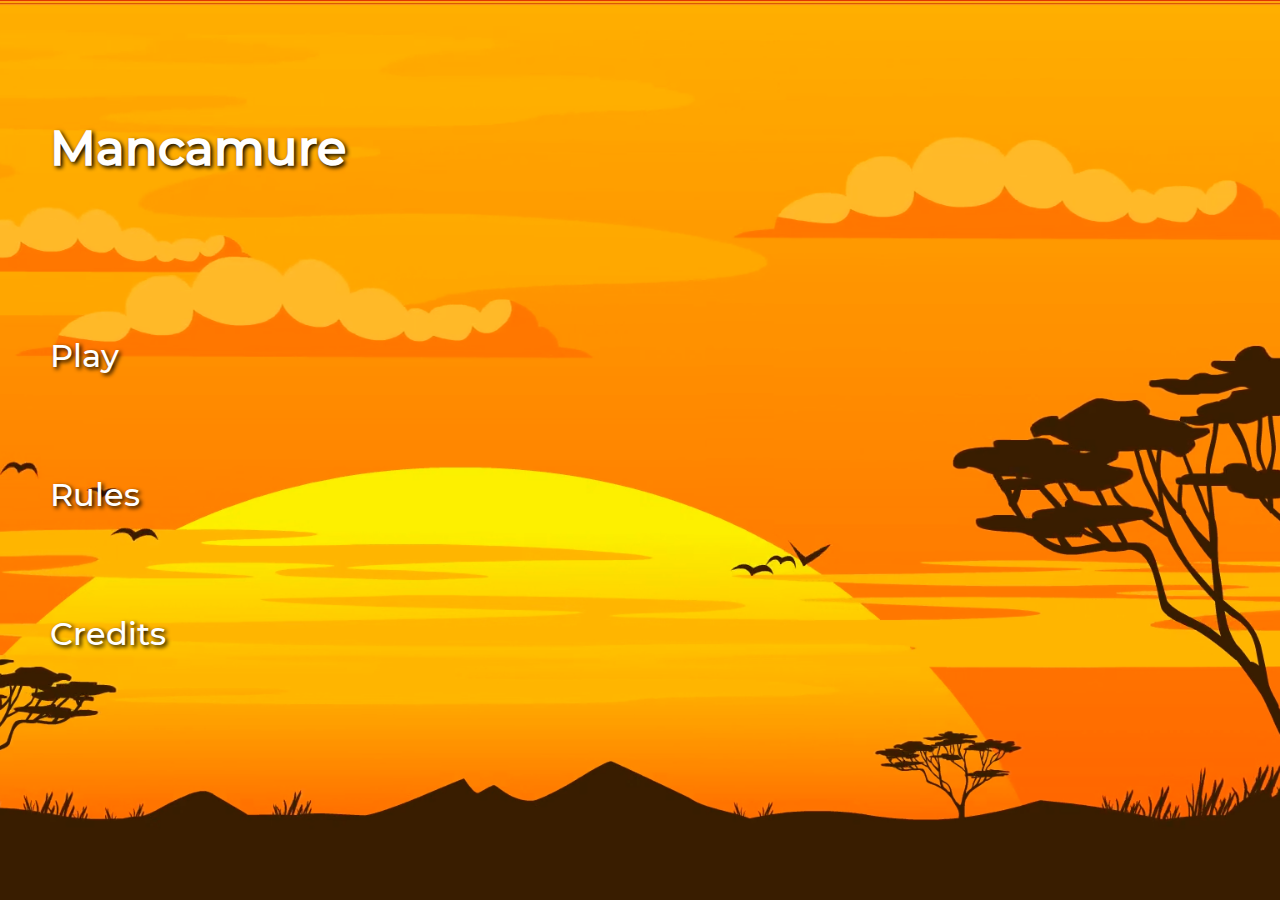
<file: www/index.html>
<!DOCTYPE html>
<html>
<head>
  <meta charset="utf-8">
  <meta name="viewport" content="width=device-width, initial-scale=1.0">
  <title>Mancamure</title>

  <link href="css/font_style.css" rel="stylesheet">
  <link href="css/index-style.css" rel="stylesheet">
</head>
<body>
  <div class="container">
    <h1>Mancamure</h1>
    <div class="main">
      <ul>
        <li><a href="play.html">Play</a></li>
        <li><a href="rules.html">Rules</a></li>
        <li><a href="credits.html">Credits</a></li>
      </ul>
    </div>
  </div>
</body>
</html>
</file>
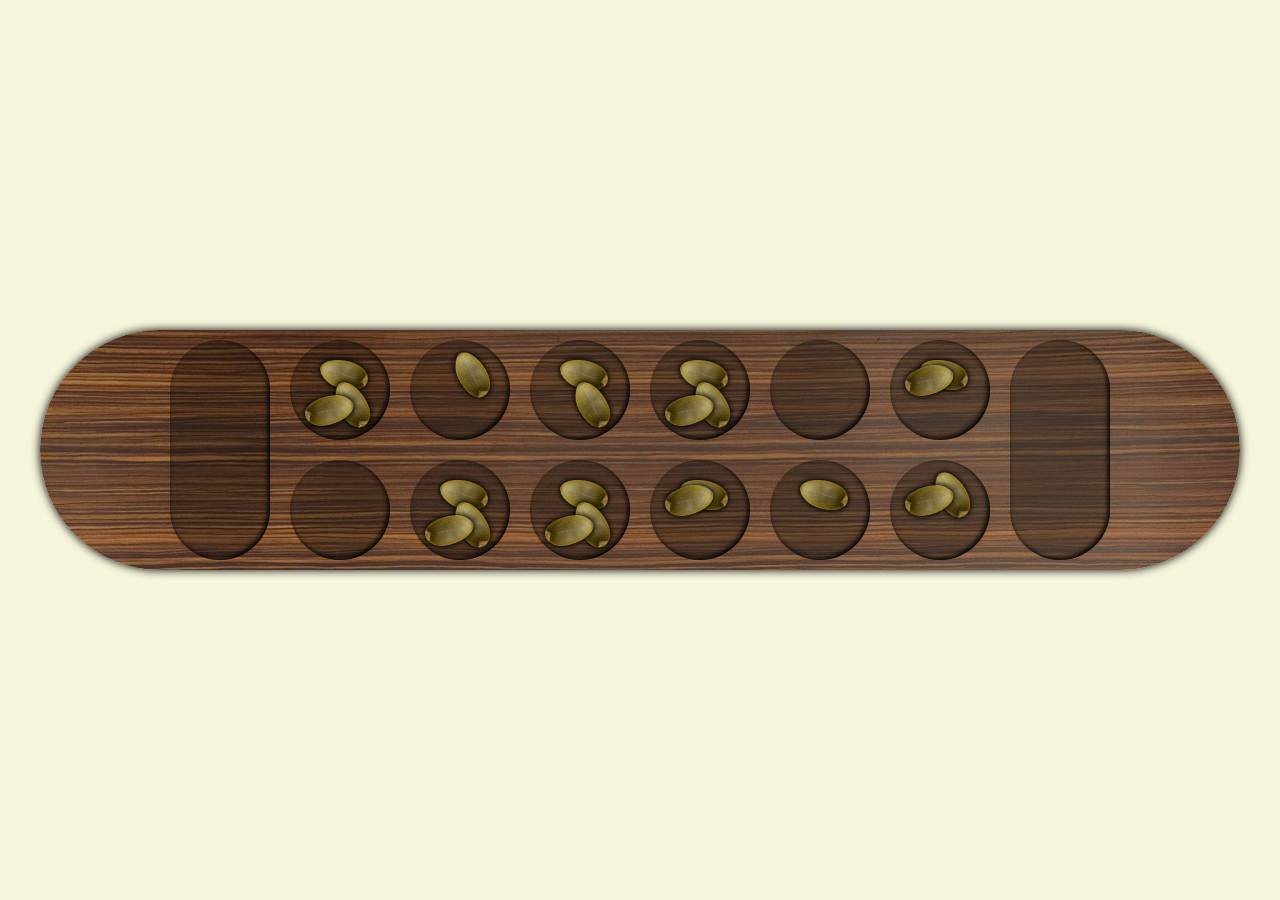
<file: src/main/html/index.html>
<!DOCTYPE html>
<html lang="en-US">
<head>
  <meta charset="utf-8">
  <meta name="viewport" content="width=device-width, initial-scale=1.0">
  <title>Mancamure</title>

  <link href="../css/webstyle.css" rel="stylesheet">

  <!-- <link rel="preconnect" href="https://fonts.gstatic.com">
  <link href="https://fonts.googleapis.com/css2?family=Montserrat&family=Quicksand&display=swap" rel="stylesheet"> -->
  <script src="../js/mancamure.js" defer></script>
</head>
<body>
  <div class="frame">
    <div class="board">
      <div class="left bank"></div>
      <div class="top row">
        <div class="cell">
          <div class="seed"></div>
          <div class="seed seed2"></div>
          <div class="seed seed3"></div>
        </div>
        <div class="cell">
          <div class="seed seed2"></div>
        </div>
        <div class="cell">
          <div class="seed"></div>
          <div class="seed seed2"></div>
        </div>
        <div class="cell">
          <div class="seed"></div>
          <div class="seed seed2"></div>
          <div class="seed seed3"></div>
        </div>
        <div class="cell"></div>
        <div class="cell">
          <div class="seed"></div>
          <div class="seed seed3"></div>
        </div>
      </div>
      <div class="bottom row">
        <div class="cell"></div>
        <div class="cell">
          <div class="seed"></div>
          <div class="seed seed2"></div>
          <div class="seed seed3"></div>
        </div>
        <div class="cell">
          <div class="seed"></div>
          <div class="seed seed2"></div>
          <div class="seed seed3"></div>
        </div>
        <div class="cell">
          <div class="seed"></div>
          <div class="seed seed3"></div>
        </div>
        <div class="cell">
          <div class="seed"></div>
        </div>
        <div class="cell">
          <div class="seed seed2"></div>
          <div class="seed seed3"></div>
        </div>
      </div>
      <div class="right bank"></div>
    </div>
  </div>
</body>
</file>
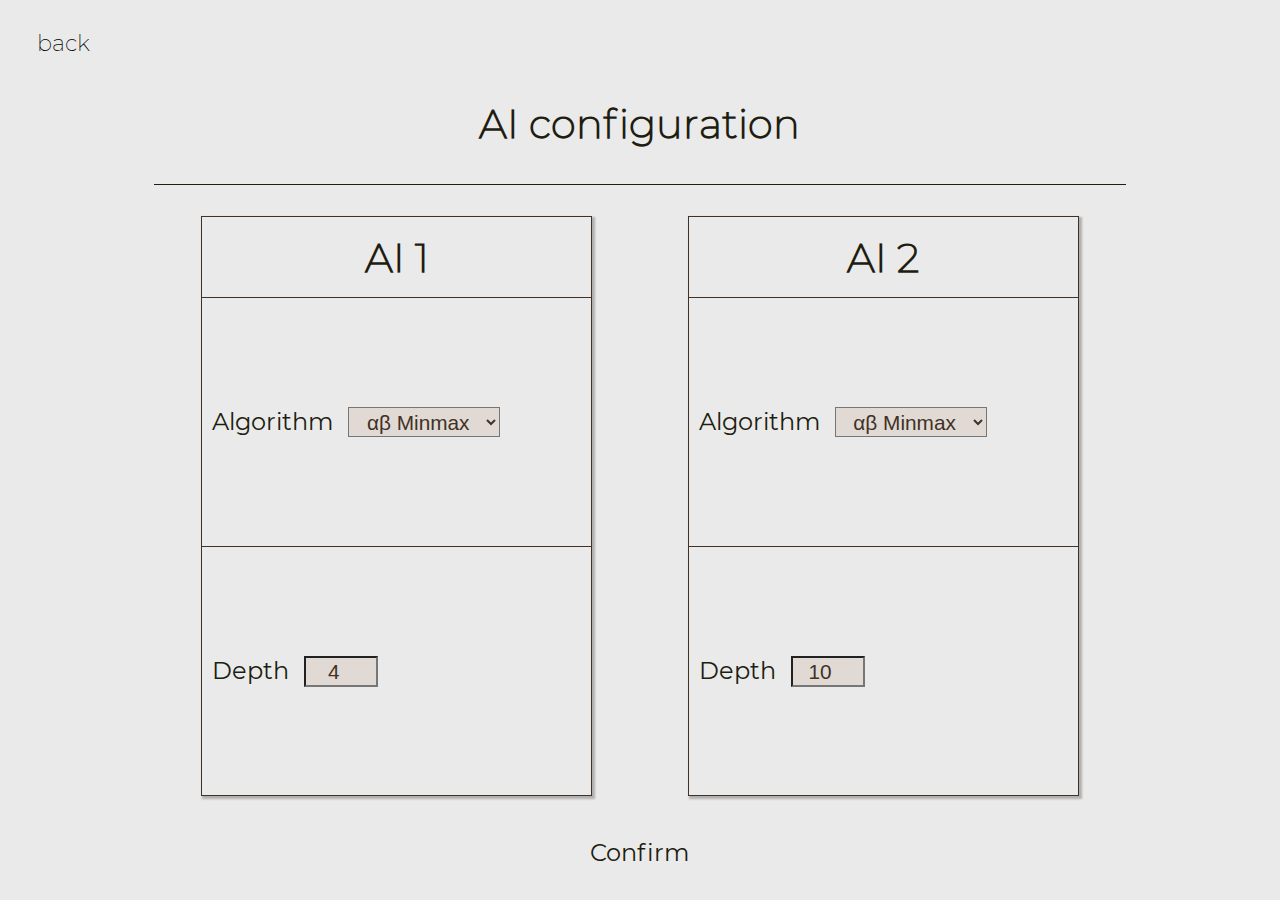
<file: www/AI_vs_AI.html>
<!DOCTYPE html>
<html>
    <head>
        <meta charset="utf-8">
        <meta name="viewport" content="width=device-width, initial-scale=1.0">
        <title>AI vs AI</title>
        <link href="css/AI_vs_AI_style.css" rel="stylesheet">
        <link href="css/font_style.css" rel="stylesheet">

        <script src="js/eve.js" defer></script>
    </head>
    <body>
        <div id="main_container">
            <div>
                <a id="back_button" href="play.html">back</a>
            </div>

            <div id="center_container">
                <h1>AI configuration</h1>
    
                <div class="configuration-form">
                    <div id="two_sides">
                        <div class="left_side">
                            <h3>AI 1</h3>

                            <!-- choix algorithme -->
                            <div class="element_form">
                                <div>
                                    <label for="algorithm">Algorithm</label>
                                    <select name="choiceAlgorithm" id="algorithm">
                                        <option value="false">Basic Minmax</option>
                                        <option value="true" selected>&alpha;&beta; Minmax</option>
                                    </select>
                                </div>
                            </div>

                            <!-- horizon -->
                            <div class="element_form">
                                <div>
                                    <label for="depth">Depth</label>
                                    <input type="number" id="depth" min="0" max="11" value="4">
                                </div>
                            </div>
                        </div>
    
                        <div class="right_side">
                            <h3>AI 2</h3>

                            <!-- choix algorithme -->
                            <div class="element_form">
                                <div>
                                    <label for="algorithm2">Algorithm</label>
                                    <select name="choiceAlgorithm" id="algorithm2">
                                        <option value="false">Basic Minmax</option>
                                        <option value="true" selected>&alpha;&beta; Minmax</option>
                                    </select>
                                </div>
                            </div>

                            <!-- horizon -->
                            <div class="element_form">
                                <div>
                                    <label for="depth2">Depth</label>
                                    <input type="number" id="depth2" min="0" max="11" value="10">
                                </div>
                            </div>
                        </div>
                    </div>

                    <button type="button" id="confirm_button">Confirm</button>
                </div>
            </div>
        </div>
    </body>
</html>
</file>
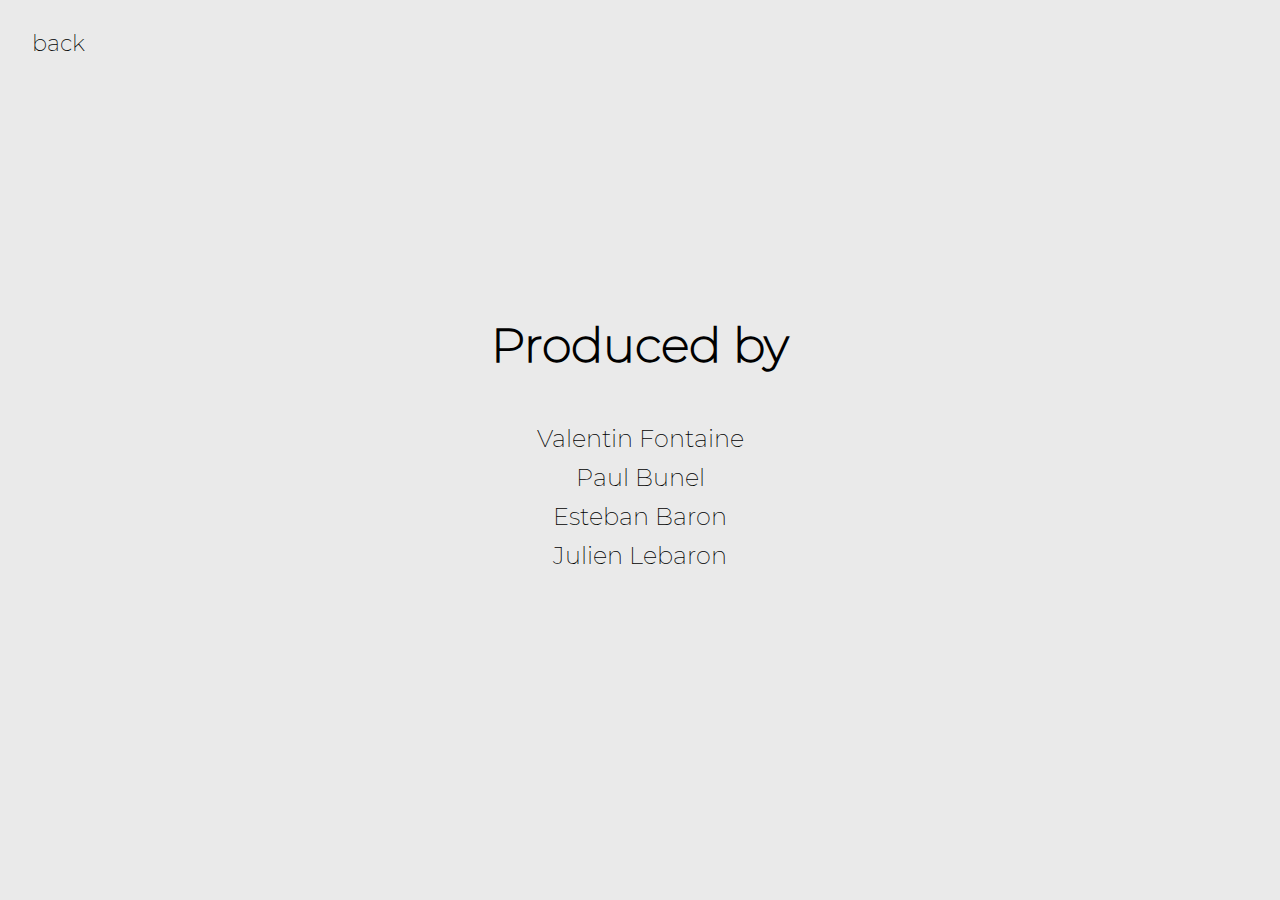
<file: www/credits.html>
<!DOCTYPE html>
<html>
    <head>
        <meta charset="utf-8">
        <meta name="viewport" content="width=device-width, initial-scale=1.0">
        <title>Credits</title>
        <link href="css/credits_style.css" rel="stylesheet">
        <link href="css/font_style.css" rel="stylesheet">
    </head>
    <body>
        <div id="main_container">
            <div>
                <a id="back_button" href="index.html">back</a>
            </div>
            <div>
                <ul>
                    <li><h2>Produced by</h2></li>
                    <li>Valentin Fontaine</li>
                    <li>Paul Bunel</li>
                    <li>Esteban Baron</li>
                    <li>Julien Lebaron</li>
                </ul>
            </div>
        </div>
    </body>
</html>
</file>
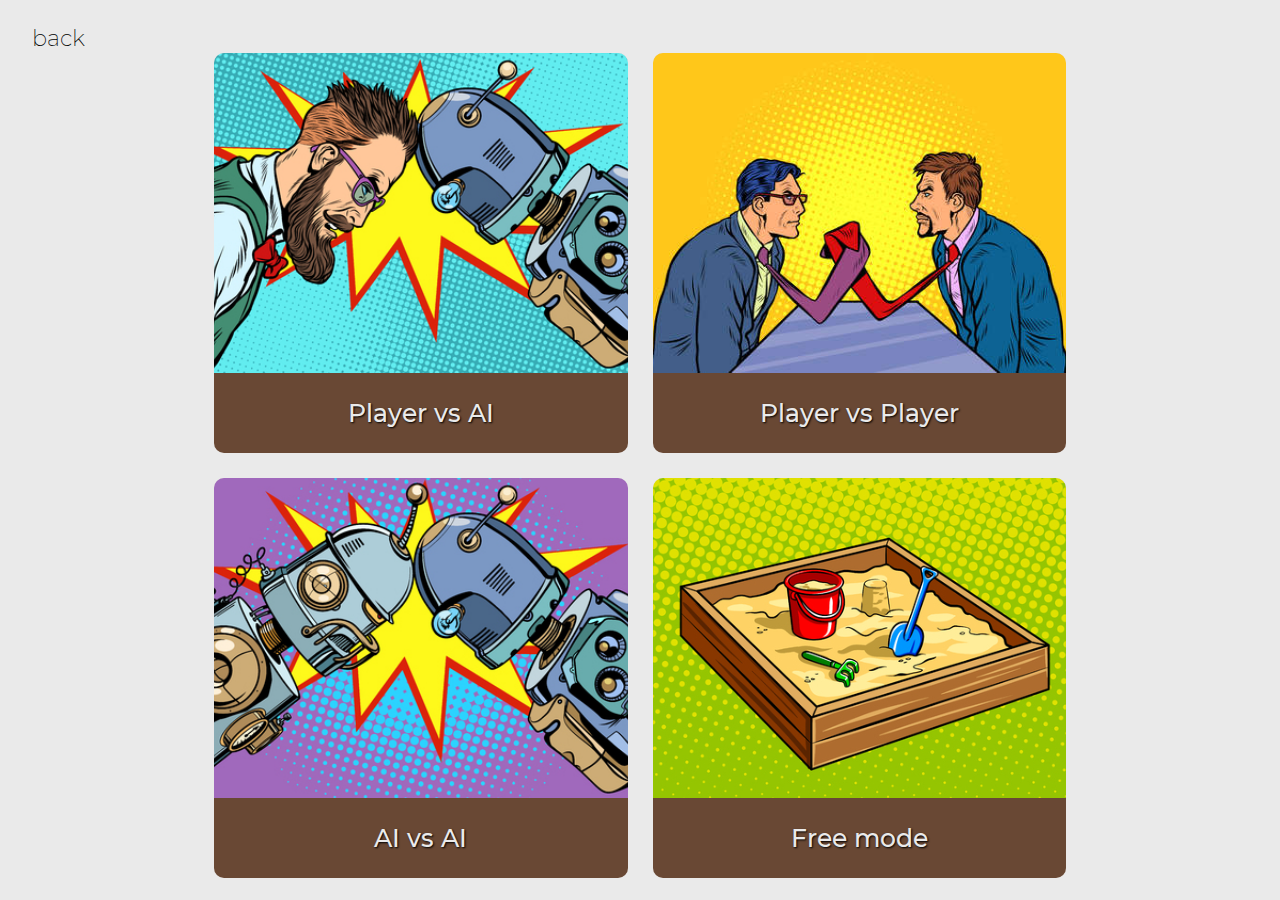
<file: www/game.html>
<!DOCTYPE html>
<html lang="en-US">
<head>
  <meta charset="utf-8">
  <meta name="viewport" content="width=device-width, initial-scale=1.0">
  <title>Game</title>

  <link href="css/game-style.css" rel="stylesheet">
  <link href="https://fonts.gstatic.com" rel="preconnect">
  <link href="https://fonts.googleapis.com/css2?family=Montserrat&display=swap" rel="stylesheet">

  <script src="https://cdn.socket.io/4.0.1/socket.io.min.js" integrity="sha384-LzhRnpGmQP+lOvWruF/lgkcqD+WDVt9fU3H4BWmwP5u5LTmkUGafMcpZKNObVMLU" crossorigin="anonymous"></script>
  <script src="js/game.js" defer></script>
</head>
<body>
  <div class="frame">
    <div class="board">
      <div class="left bank"></div>
      <div class="top row">
        <div class="pit"></div>
        <div class="pit"></div>
        <div class="pit"></div>
        <div class="pit"></div>
        <div class="pit"></div>
        <div class="pit"></div>
      </div>
      <div class="bottom row">
        <div class="pit player-element"></div>
        <div class="pit player-element"></div>
        <div class="pit player-element"></div>
        <div class="pit player-element"></div>
        <div class="pit player-element"></div>
        <div class="pit player-element"></div>
      </div>
      <div class="right bank player-element"></div>
    </div>
  </div>
</body>
</file>
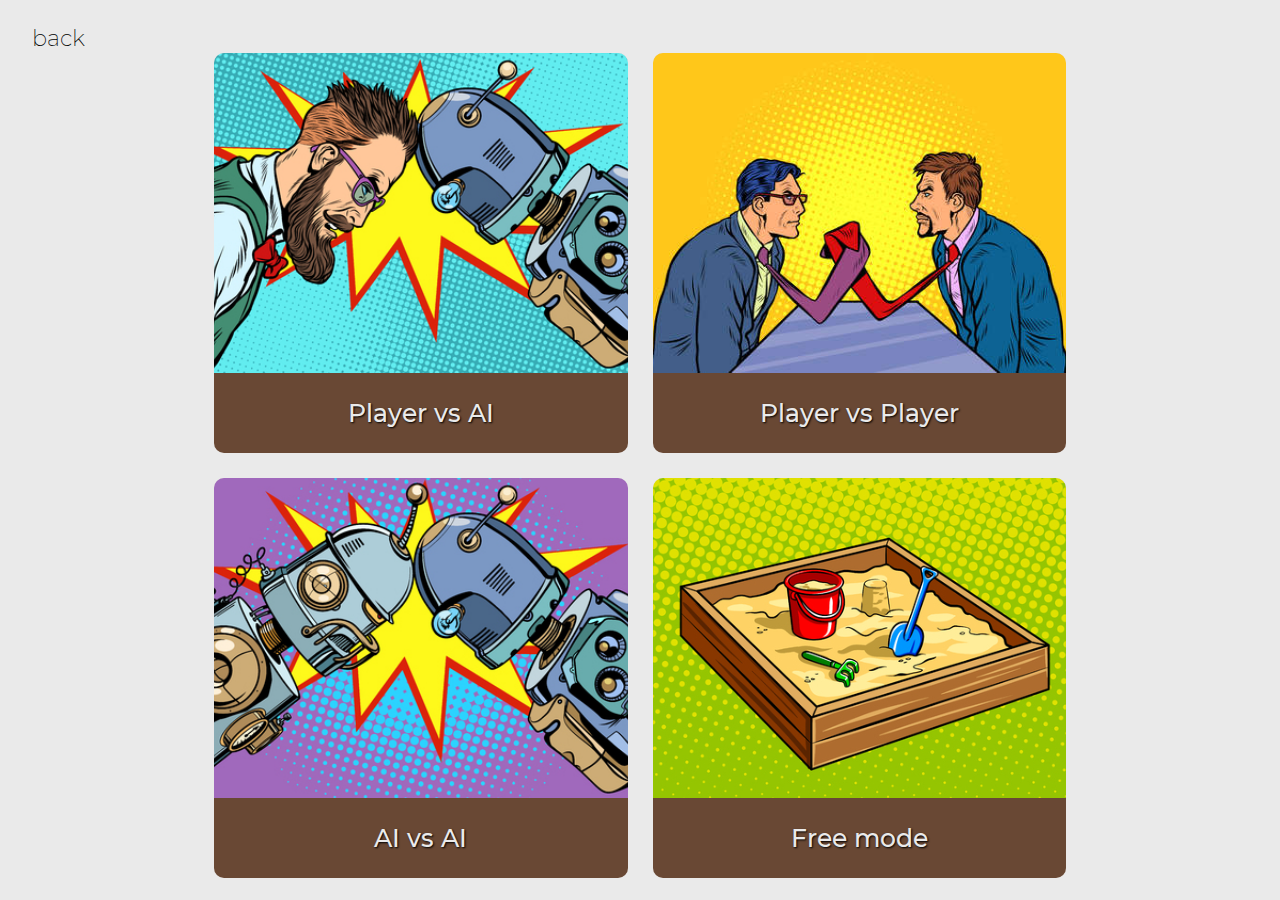
<file: www/play.html>
<!DOCTYPE html>
<html>
    <head>
        <meta charset="utf-8">
        <meta name="viewport" content="width=device-width, initial-scale=1.0">
        <title>Play</title>
        <link href="css/play_style.css" rel="stylesheet">
        <link href="css/font_style.css" rel="stylesheet">

        <script src="js/play.js" defer></script>
    </head>
    <body>
        <div id="main_container">
            <div>
                <a id="back_button" href="index.html">back</a>
            </div>
            <div class="square_div">
                <div
                    class="top_left elem_square yu-anchor"
                    data-yu-href="Player_vs_AI.html"
                    data-game-settings="1"
                >
                    <div class="player-vs-ai"></div>
                    <div class="text_below_img">
                        <p class="text-mode">Player vs AI</p>
                    </div>
                </div>
    
                <div
                    class="top_right elem_square yu-anchor"
                    data-yu-href="game.html"
                    data-game-settings="2"
                >
                    <div class="player-vs-player"></div>
                    <div class="text_below_img">
                        <p class="text-mode">Player vs Player</p>
                    </div>
                </div>
    
                <div
                    class="bottom_left elem_square yu-anchor"
                    data-yu-href="AI_vs_AI.html"
                    data-game-settings="0"
                >
                    <div class="ai-vs-ai"></div>
                    <div class="text_below_img">
                        <p class="text-mode">AI vs AI</p>
                    </div>
                </div>
    
                <div 
                    class="bottom_right elem_square" 
                    data-game-settings="0"
                >
                    <div class="free-mode"></div>
                    <div class="text_below_img">
                        <p class="text-mode">Free mode</p>
                    </div>
                </div>
            </div>
        </div>
    </body>
</html>
</file>
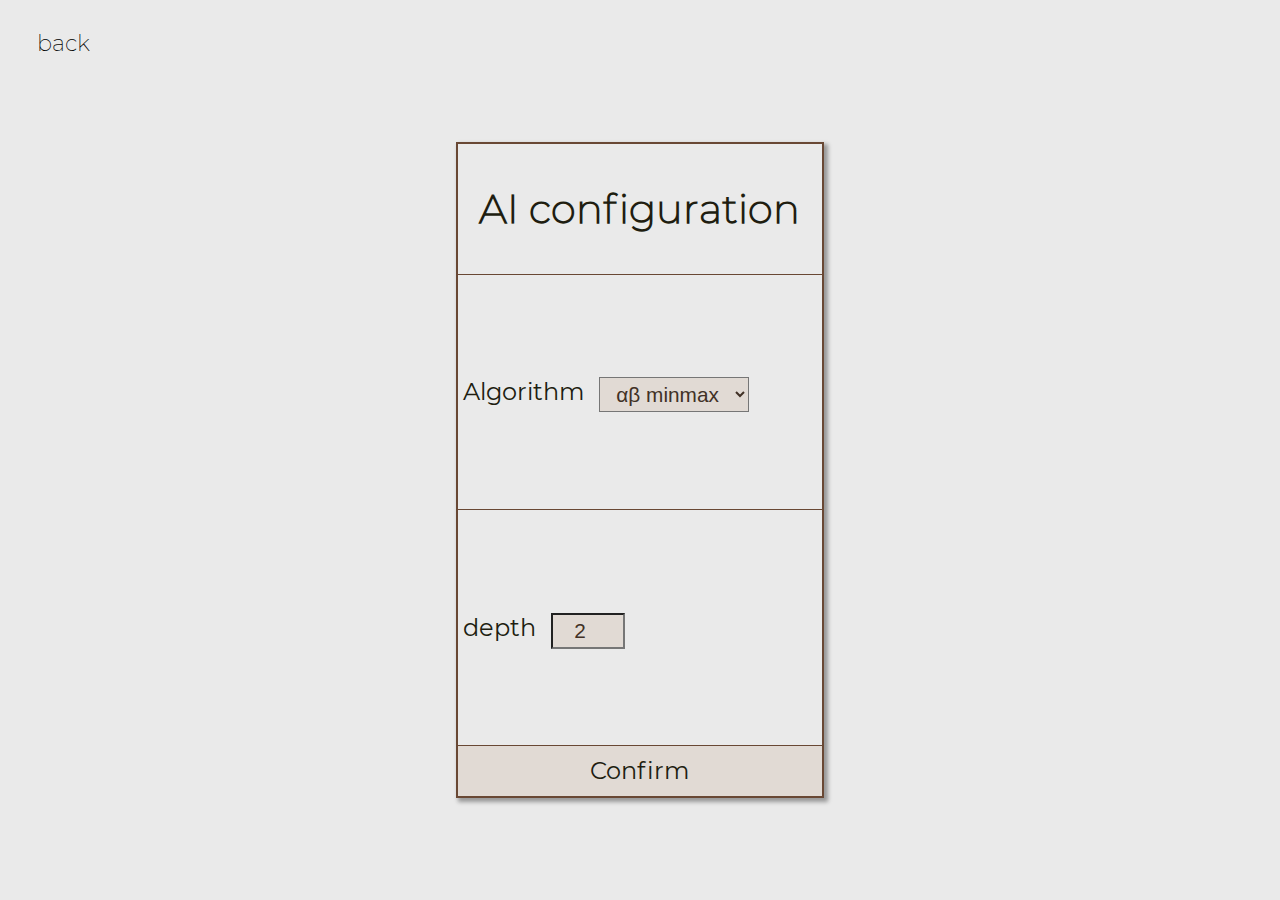
<file: www/Player_vs_AI.html>
<!DOCTYPE html>
<html>
    <head>
        <meta charset="utf-8">
        <meta name="viewport" content="width=device-width, initial-scale=1.0">
        <title>Player vs AI</title>

        <link href="css/Player_vs_AI_style.css" rel="stylesheet">
        <link href="css/font_style.css" rel="stylesheet">

        <script src="js/pve.js" defer></script>
    </head>
    <body>
        <div id="main_container">
            <div>
                <a id="back_button" href="play.html">back</a>
            </div>

            <div id="center_container">
                <h1>AI configuration</h1>

                <div class="configuration-form">
                    <!-- choix algorithme -->
                    <div class="element_form">
                        <div>
                            <label for="algorithm">Algorithm</label>
                            <select name="choiceAlgorithm" id="algorithm">
                                <option value="false">basic minmax</option>
                                <option value="true" selected>&alpha;&beta; minmax</option>
                            </select>
                        </div>
                    </div>
    
                    <!-- horizon -->
                    <div class="element_form">
                        <div>
                            <label for="depth">depth</label>
                            <input type="number" id="depth" min="0" max="11" value="2">
                        </div>
                    </div>

                    <button type="button" id="confirm_button">Confirm</button>
                </div>
            </div>
        </div>
    </body>
</html>
</file>
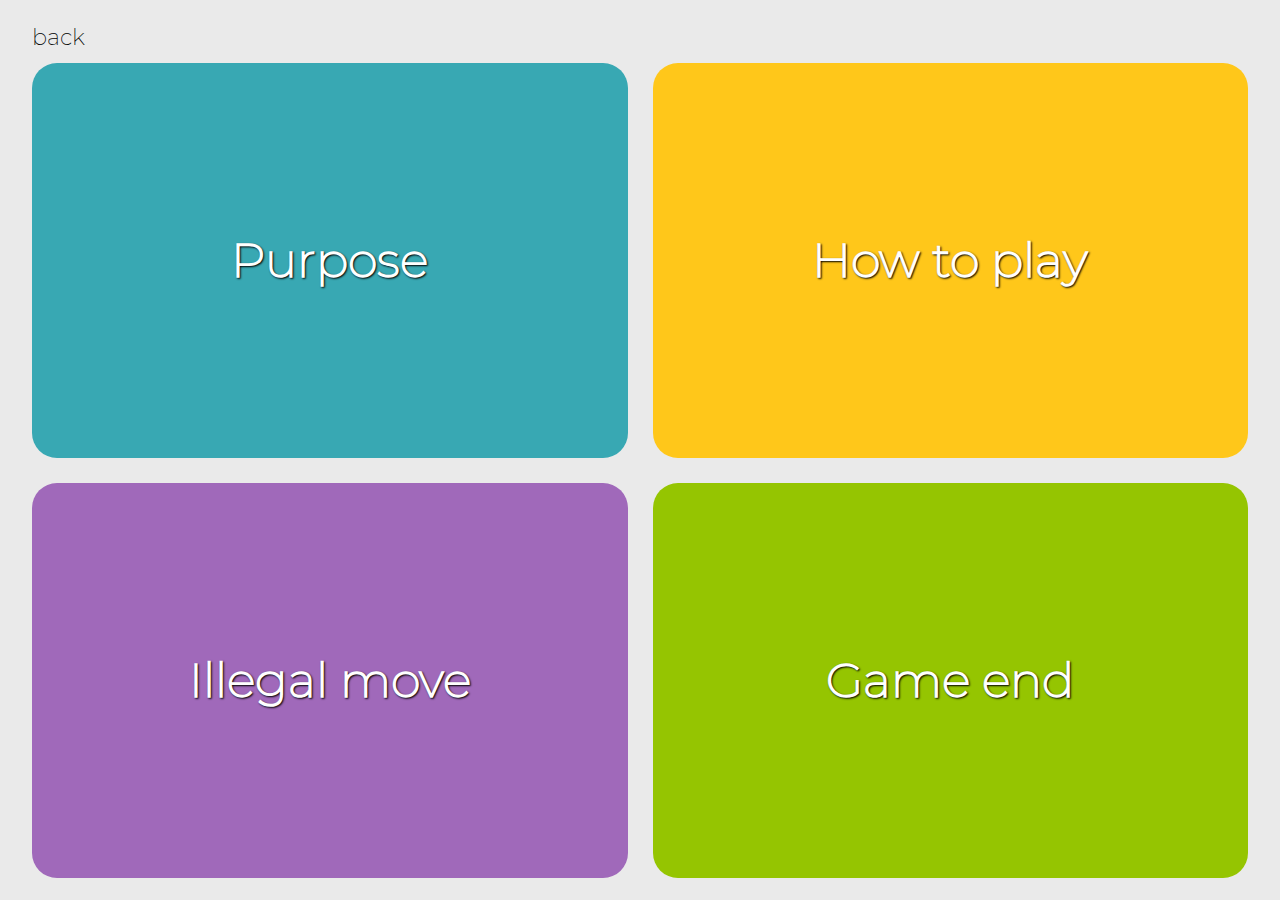
<file: www/rules.html>
<!DOCTYPE html>
<html>
  <head>
    <meta charset="utf-8">
    <meta name="viewport" content="width=device-width, initial-scale=1.0">
    <title>Rules</title>
    <link href="css/rules-style.css" rel="stylesheet">
    <link href="css/font_style.css" rel="stylesheet">
  </head>
  <body>
    <div id="main-container">
      <div>
        <a id="back-button" href="index.html">back</a>
      </div>
      
      <div class="rules-area">

        <div class="flip-card">
          <div class="flip-card-inner purpose">
            <div class="flip-card-front purpose-front">
              <h2>Purpose</h2>
            </div>
            <div class="flip-card-back purpose-back">
              <p class="flip-card-back-text">
                Get as many seeds as possible. The first player who have 
                25 seeds or more wins.
              </p>
            </div>
          </div>
        </div>
        
        <div class="flip-card">
          <div class="flip-card-inner how-to-play">
            <div class="flip-card-front how-to-play-front">
              <h2>How to play</h2>
            </div>
            <div class="flip-card-back how-to-play-back">
              <p class="flip-card-back-text">
                The board game is made of 2x6 pits with 4 seeds in each pits and 
                2 banks in each side. The 6 lower pits and the right bank are 
                yours.
                <br><br>
                Click on one pit to sow its seeds in the following pits. 
                Distribution is counterclockwise.
                <br><br>
                <b>Collection :</b> If the last sowed seed lands on a opponent pit
                with 1 or 2 seeds, the player collects the 2 or 3 seeds and 
                deposits them in his bank.
                <br><br>
                <b>Multiple collection :</b> After a collection, if the previous
                pit also have 2 or 3 seeds, they are collected and so on.
                <br><br>
                <b>Granary :</b> A pit with 11 seeds or more is called a granary.
                When a granary is played the initial pit is skipped and remains 
                empty.
              </p>
            </div>
          </div>
        </div>
        
        <div class="flip-card">
          <div class="flip-card-inner illegal-move">
            <div class="flip-card-front illegal-move-front">
              <h2>Illegal move</h2>
            </div>
            <div class="flip-card-back illegal-move-back">
              <p class="flip-card-back-text">
                <b>Starvation :</b> A player is not allowed to play a move which
                takes all the opponent's seeds. And if a player is starved
                (no more seeds in his pits) the opponent must feed him.
              </p>
            </div>
          </div>
        </div>
        
        <div class="flip-card">
          <div class="flip-card-inner game-end">
            <div class="flip-card-front game-end-front">
              <h2>Game end</h2>
            </div>
            <div class="flip-card-back game-end-back">
              <div class="flip-card-back-text">
                <p>
                  A game ends when : 
                </p>
                <ul>
                  <li>A player have at least 25 seeds in his bank.</li>
                  <li>There are 3 or less seeds remaining.</li>
                  <li>There are 10 or less seeds and no one has collected a seed
                      since 20 rounds. 
                  </li>
                </ul>
              </div>
            </div>
          </div>
        </div>
      </div>
    </div>
  </body>
</html>
</file>
<file: www/css/font_style.css>
@font-face {
    font-family: 'african';
    src: url('../assets/font/african.ttf'), 
         url('../assets/font/african.woff');
}

/* @import url('https://fonts.googleapis.com/css2?family=Montserrat:wght@200;400;500;600&display=swap'); */


@font-face {
    font-family: 'Montserrat';
    src: url(../assets/font/Montserrat-ExtraLight.ttf),
         url(../assets/font/Montserrat-ExtraLight.woff);
}

@font-face {
    font-family: 'Montserrat-Regular';
    src: url(../assets/font/Montserrat-Regular.ttf),
         url(../assets/font/Montserrat-Regular.woff);
}

@font-face {
    font-family: 'Montserrat-Medium';
    src: url(../assets/font/Montserrat-Medium.ttf),
         url(../assets/font/Montserrat-Medium.woff);
}

@font-face {
    font-family: 'Montserrat-SemiBold';
    src: url(../assets/font/Montserrat-SemiBold.ttf),
         url(../assets/font/Montserrat-SemiBold.woff);
}

body {
    font-family: 'Montserrat', 'Montserrat-Regular', 'Montserrat-Medium',
        sans-serif;
}
</file>
<file: www/css/index-style.css>
html, body {
    margin: 0;
    padding: 0;
    width: 100%;
    height: 100%;
}

.container {
    width: 100%;
    height: 100%;
    display: grid;
    grid-template-rows: 30% 70%;
    background-image: url("../assets/images/main-background.png");
    background-size: cover;
    background-position: center;
    color: white;
    text-shadow: 2px 2px 4px black;
}

/*title*/
h1 {
    margin-left: 100px;
    padding-top: 25px;
    font-size: 3em;
    display: flex;
    align-items: center;

    font-family: 'Montserrat-Medium', sans-serif;
}

/*buttons*/
.main {
    padding: 0;
    margin-left: 100px;
    display: grid;
}

ul {
    list-style-type: none;
    padding-left: 0;
    display: grid;
    flex-direction: column;
    align-content: flex-start;
}

.main ul li {
    font-size: 2em;
    margin-top: 50px;
    margin-bottom: 50px;
}

.main ul li a {
    font-family: 'Montserrat-Medium', sans-serif;
    text-decoration: none;
    color: white;
}

.main ul li a:hover {
    font-family: 'Montserrat-semiBold', sans-serif;
    color: white;
}


/*responsive width*/
@media screen and (max-width: 1640px) {
    h1, .main {
        margin-left: 50px;
    }
}

@media screen and (max-width: 1000px) {
    body {
        background-size: 1000px;
    }

    h1 {
        font-size: 2em;
        margin-top: 100px;
    }
    
    .main ul li {
        font-size: 1.5em;
        margin-top: 40px;
        margin-bottom: 40px;
    }
}

@media screen and (max-width: 835px) {
    body {
        background-size: 835px;
    }

    h1 {
        font-size: 1.6em;
        margin-top: 200px;
    }

    .main ul:first-child {
        margin-top: 50px;
    }
    
    .main ul li {
        font-size: 1.2em;
        margin-top: 35px;
        margin-bottom: 35px;
    }
}

@media screen and (max-width: 700px) {
    body {
        background-size: 700px;
    }

    h1 {
        margin-top: 225px;
    }
}

@media screen and (max-width: 540px) {
    body {
        background-size: 540px;
    }

    h1, .main {
        margin-left: 25px;
    }

    h1 {
        font-size: 1.4em;
        margin-top: 290px;
    }
    
    .main ul:first-child {
        margin-top: 100px;
    }

    .main ul li {
        font-size: 1em;
        margin-top: 25px;
        margin-bottom: 25px;
    }
}


/*responsive height*/
@media screen and (max-height: 650px) {
    .main ul:first-child {
        margin-top: -20px;
    }
}

@media screen and (max-height: 550px) {
    h1 {
        font-size: 2em;
        margin-top: 80px;
    }
    
    .main ul:first-child {
        margin-top: 10px;
    }

    .main ul li {
        font-size: 1.5em;
        margin-top: 35px;
        margin-bottom: 35px;
    }
}

@media screen and (max-height: 380px) {
    h1 {
        margin-top: 50px;
    }
}


/*responsive width and height*/
@media screen and (max-width: 835px) and (max-height: 650px) {
    h1 {
        margin-top: 100px;
    } 

    .main ul:first-child {
        margin-top: 10px;
    }
}

@media screen and (max-width: 600px) and (max-height: 600px) {
    h1 {
        font-size: 1.5em;
    } 

    .main ul li {
        font-size: 1.2em;
        margin-top: 35px;
        margin-bottom: 35px;
    }
}

@media screen and (max-width: 460px) and (max-height: 900px) {
    h1, .main {
        margin-left: 10px;
    }

    h1 {
        margin-top: 250px;
    } 

    .main ul:first-child {
        margin-top: 75px;
    }

    .main ul li {
        font-size: 1.2em;
        margin-top: 25px;
        margin-bottom: 25px;
    }
}

@media screen and (max-width: 460px) and (max-height: 775px) {
    h1 {
        margin-top: 225px;
    } 
}

@media screen and (max-width: 460px) and (max-height: 675px) {
    h1 {
        margin-top: 200px;
    } 

    .main ul:first-child {
        margin-top: 60px;
    }
}

@media screen and (max-width: 460px) and (max-height: 620px) {
    h1 {
        font-size: 1.4em;
        margin-top: 180px;
    } 
}

@media screen and (max-width: 460px) and (max-height: 600px) {
    h1 {
        margin-top: 150px;
    } 

    .main ul:first-child {
        margin-top: 40px;
    }
}

@media screen and (max-width: 460px) and (max-height: 550px) {
    h1 {
        margin-top: 130px;
    }
}

@media screen and (max-width: 460px) and (max-height: 475px) {
    h1 {
        margin-top: 100px;
    }

    .main ul:first-child {
        margin-top: 20px;
    }
}

@media screen and (max-width: 460px) and (max-height: 400px) {
    h1 {
        margin-top: 40px;
    }

    .main ul:first-child {
        margin-top: 10px;
    }
}
</file>
<file: src/main/css/webstyle.css>
html, body {
    margin: 0;
    padding: 0;
    width: 100%;
    height: 100%;
}

.frame {
    width: 100%;
    height: 100%;
    background-color: beige;
    display: flex;
    justify-content: center;
    align-items: center;
}

.board {
    /* width: 500px;
    height: 100px; */
    background-image: url('../../../assets/images/wood-texture.jpg');
    background-size: cover;
    border-radius: 250px;
    box-shadow: 0 0 10px 0px black;
    display: grid;
    grid-template-columns: repeat(10, 120px);
    grid-template-rows: repeat(2, 120px);
    grid-template-areas: 
        ". left top top top top top top right ."
        ". left bottom bottom bottom bottom bottom bottom right .";
}

.top {
    grid-area: top;
}

.bottom {
    grid-area: bottom;
}

.left {
    grid-area: left;
}

.right {
    grid-area: right;
}

.row {
    display: flex;
    flex-direction: row;
}

.bank {
    background: rgba(0, 0, 0, 0.3);
    border-radius: 50px;
    margin: 10px;
    box-shadow: inset -2px -2px 5px black;
}

.cell {
    width: 100px;
    height: 100px;
    background: rgba(0, 0, 0, 0.3);
    border-radius: 50px;
    margin: 10px;
    box-shadow: inset -2px -2px 5px black;
}

.cell:hover {
    box-shadow: inset 0px 0px 6px 2px #8ae68a, 0 0 6px 2px #8ae68a;
    cursor: pointer;
}

.red {
    box-shadow: inset 0px 0px 6px 2px #f75c54, 0 0 6px 2px #f75c54;
}

.seed {
    position: relative;
    top: 20px;
    left: 30px;
    width: 48px;
    height: 30px;
    background-image: url('../../../assets/images/seed-texture.png');
    background-size: cover;
    border-radius: 15px 30px 14px 35px / 10px 19px 12px 21px;
    box-shadow: 0 0 5px 1px black;
}

.seed2 {
    top: 20px;
    left: 38px;
    transform: rotate(45deg);
}

.seed3 {
    top: -5px;
    left: 15px;
    transform: rotate(150deg);
}
</file>
<file: www/css/AI_vs_AI_style.css>
html, body {
    margin: 0;
    padding: 0;
    width: 100%;
    height: 100%;
    display: flex;
    align-items: center;
    background-color: #EAEAEA;
}

#main_container {
    height: 95vh;
    width: 95vw;
    margin: 0 auto;
    display: grid;
    grid-template-rows: 40px 1fr;
    align-items: center;
}


#back_button {
    text-decoration: none;
    color: black;   
    font-size: 1.4em;
    margin-left: 5px;
}
#back_button:hover {
    font-size: 1.5em;
}


#center_container {
    width: 80%;
    height: 100%;
    margin: 0 auto;
    display: grid;
    grid-template-rows: 15% 1fr;
    align-items: center;
}

h1 {
    width: 100%;
    height: 100%;
    display: flex;
    align-items: center;
    justify-content: center;
    color: #201D10;
    font-size: 3em;
    border-bottom: 1px solid #201D10;
}


.configuration-form {
    width: 100%;
    height: 100%;
    display: grid;
    grid-template-rows: 1fr 50px;
}

#two_sides {
    width: 100%;
    height: 100%;
    display: grid;
    grid-template-columns: 1fr 1fr;
    align-items: center;
}

.left_side, .right_side {
    width: 70%;
    height: 90%;
    display: grid;
    grid-template-rows: 80px 1fr 1fr;
    margin: 0 auto;
    
    border-top: 1px solid #413126;
    border-left: 1px solid #413126;
    border-right: 1px solid #413126;
    box-shadow: 2px 2px 2px 1px rgba(0, 0, 0, 0.25);
}

h3 {
    width: 100%;
    height: 100%;
    display: flex;
    align-items: center;
    justify-content: center;
    margin: 0;
    color: #201D10;
    font-size: 3em;

    border-bottom: 1px solid #413126;
}

.element_form {
    display: flex;
    align-items: center;

    border-bottom: 1px solid #413126;
}

/*label*/
.element_form label {
    display: inline-block;
    font-size: 2em;
    color: #201D10;
    margin-right: 15px;
    margin-left: 10px;
    font-family: 'Montserrat-Regular', sans-serif;
}

/*element apres les deux labels*/
.element_form select, .element_form input {
    position: absolute;
    background-color: #E1DAD4;
    color: #413126;
    font-size: 1.5em;
    text-align: center;

    /* border: 1px solid orangered; */
}

.element_form select {
    height: 35px;
}

.element_form input {
    height: 30px;
}

/*bouton confirm*/
#confirm_button {
    height: 100%;
    border: none;
    font-size: 2em;
    background-color: #EAEAEA;
    color: #201D10;
    font-family: 'Montserrat-Regular', sans-serif;
}
#confirm_button:hover {
    font-family: 'Montserrat-Medium', sans-serif;
}




/*responsive width*/
@media screen and (max-width: 1400px) {
    h1, h3 {
        font-size: 2.5em;
    }
    .element_form label, #confirm_button {
        font-size: 1.5em;
    }
    .element_form select, .element_form input {
        font-size: 1.3em;
    }
    .element_form select {
        height: 30px;
    }
    .element_form input {
        height: 25px;
    }
    .left_side, .right_side {
        width: 80%;
    }
}

@media screen and (max-width: 1050px) {
    h1, h3 {
        font-size: 2.3em;
    }
    .element_form label, #confirm_button {
        font-size: 1.3em;
    }
    .element_form select, .element_form input {
        font-size: 1.1em;
    }
    .left_side, .right_side {
        width: 85%;
    }
}

@media screen and (max-width: 870px) {
    .left_side, .right_side {
        width: 90%;
    }
}

@media screen and (max-width: 800px) {
    .left_side, .right_side {
        width: 95%;
    }
}

@media screen and (max-width: 750px) {
    h1, h3 {
        font-size: 2em;
    }
    .element_form label, #confirm_button {
        font-size: 1.1em;
    }
    .element_form select, .element_form input {
        font-size: 1em;
    }
    .element_form select {
        height: 25px;
    }
    .element_form input {
        height: 20px;
    }
}


/*responsive height*/
@media screen and (max-height: 650px) {
    h1, h3 {
        font-size: 2.3em;
    }
    .element_form label, #confirm_button {
        font-size: 1.3em;
    }
    .element_form select, .element_form input {
        font-size: 1.1em;
    }
    .left_side, .right_side {
        width: 80%;
    }
}


/*responsive width and height*/
@media screen and (max-width: 1175px) and (max-height: 650px) {
    h1, h3 {
        font-size: 2em;
    }
    .element_form label, #confirm_button {
        font-size: 1.1em;
    }
    .element_form select, .element_form input {
        font-size: 1em;
    }
    .element_form select {
        height: 25px;
    }
    .element_form input {
        height: 20px;
    }
    .element_form label {
        margin-right: 10px;
        margin-left: 5px;
    }
}
</file>
<file: www/css/credits_style.css>
html, body {
    margin: 0;
    padding: 0;
    width: 100%;
    height: 100%;
    display: flex;
    align-items: center;
    background-color: #EAEAEA;
}

#main_container {
    height: 95vh;
    width: 95vw;
    margin: 0 auto;
    display: grid;
    grid-template-rows: 40px 1fr;

    /* border: 1px solid green; */
}

#back_button {
    text-decoration: none;
    color: black;   
    font-size: 1.4em;
}
#back_button:hover {
    font-size: 1.5em;
}

#main_container div {
    display: flex;
    align-items: center;
    
    /* border: 1px solid brown; */
}

ul {
    list-style-type: none;
    padding: 0;
    width: 75%;
    height: 50%;
    margin: 0 auto;
    display: grid;
    flex-direction: column;
    align-content: flex-start;

    /* border: 1px solid orange; */
}

ul li h2 {
    font-size: 2em;
}


ul li {
    font-size: 1.5em;
    text-align: center;
    margin-top: 10px;

    /* border: 1px solid blue; */
}
ul li:not(:first-child):hover {
    font-family: 'Montserrat-Regular';
}


/*responsive height*/
@media screen and (max-height: 600px) {
    ul {
        margin-bottom: 100px;
    }   
}

@media screen and (max-height: 500px) {
    ul li h2 {
        font-size: 1.5em;
    }
    
    ul li {
        font-size: 1.2em;
    }

    #back_button {
        text-decoration: none;
        color: black;   
        font-size: 1.2em;
    }
    #back_button:hover {
        font-size: 1.3em;
    }
}
</file>
<file: www/css/game-style.css>
html, body {
    margin: 0;
    padding: 0;
    width: 100%;
    height: 100%;
}

.frame {
    width: 100%;
    height: 100%;
    background-color: beige;
    display: flex;
    justify-content: center;
    align-items: center;
}

.board {
    /* width: 500px;
    height: 100px; */
    position: relative;
    background-image: url('../assets/images/wood-texture.jpg');
    background-size: cover;
    border-radius: 250px;
    box-shadow: 0 0 10px 0px black;
    display: grid;
    grid-template-columns: repeat(10, 120px);
    grid-template-rows: repeat(2, 120px);
    grid-template-areas: 
        ". left top top top top top top right ."
        ". left bottom bottom bottom bottom bottom bottom right .";
}

.top {
    grid-area: top;
}

.bottom {
    grid-area: bottom;
}

.left {
    grid-area: left;
}

.right {
    grid-area: right;
}

.row {
    display: flex;
    flex-direction: row;
}

.bank {
    position: relative;
    background: rgba(0, 0, 0, 0.3);
    border-radius: 50px;
    margin: 10px;
    box-shadow: inset -2px -2px 5px black;
    color: #e1d5b0;
}

.bank::after {
    content: attr(data-seed-count);
    position: absolute;
    top: calc(50% - 0.6em - 5px);
    font-size: 1.5em;
    font-family: 'Montserrat';
    text-align: center;
    text-shadow: 2px 2px 4px black;
    /* color: #a79763; */
    background-color: rgba(0, 0, 0, 0.3);
    padding: 5px 15px;
    border-radius: 50px;
    box-shadow: inset -1px -1px 3px black;
}

.right.bank::after {
    left: calc(100% + 30px);
}

.left.bank::after {
    right: calc(100% + 30px);
}

.pit {
    position: relative;
    width: 100px;
    height: 100px;
    background: rgba(0, 0, 0, 0.3);
    border-radius: 50px;
    margin: 10px;
    box-shadow: inset -2px -2px 5px black;
    text-align: center;
}

.pit::before {
    content: attr(data-seed-count);
    position: absolute;
    left: 0;
    right: 0;
    font-size: 1.5em;
    font-family: 'Montserrat';
    font-weight: bold;
    text-align: center;
    text-shadow: 2px 2px 4px #8d8d8d;
    color: #6a4a35;
}

.top .pit::before {
    bottom: calc(100% + 30px);
    /* color: black; */
    /* color: #a79763; */
    /* color: #e1d5b0; */
    /* color: white; */
    /* background-color: white; */
    /* background: url('../assets/images/small-wood-texture.png'); */
    /* background-size: cover; */
    /* padding: 5px 15px; */
    /* border-radius: 50px; */
    /* box-shadow: 0px 0px 7px 0px black; */
    /* box-shadow: 2px 2px 5px grey; */
    /* pointer-events: none; */
}

/* .top .pit[data-seed-count="0"]::before {
    display: none;
} */

.bottom .pit::before {
    top: calc(100% + 30px);
    /* pointer-events: none; */
}

.legal:hover {
    box-shadow: inset 0px 0px 6px 2px #8ae68a, 0 0 6px 2px #8ae68a;
    cursor: pointer;
}

.illegal:hover {
    box-shadow: inset 0px 0px 6px 2px #f75c54, 0 0 6px 2px #f75c54;
    cursor: not-allowed;
}

.seed {
    position: absolute;
    top: 20px;
    left: 30px;
    width: 48px;
    height: 30px;
    background-image: url('../assets/images/seed-texture.png');
    background-size: cover;
    border-radius: 15px 30px 14px 35px / 10px 19px 12px 21px;
    box-shadow: 0 0 5px 1px black;
}

.seed2 {
    top: 20px;
    left: 38px;
    transform: rotate(45deg);
}

.seed3 {
    top: -5px;
    left: 15px;
    transform: rotate(150deg);
}
</file>
<file: www/css/play_style.css>
html, body {
    margin: 0;
    padding: 0;
    width: 100%;
    height: 100%;
    display: flex;
    align-items: center;
    background-color: #EAEAEA;
}

#main_container {
    height: 95vh;
    width: 95vw;
    margin: 0 auto;
    display: grid;
    grid-template-rows: 30px 1fr;
    align-items: center;

    /* border: 1px solid green; */
}

.square_div {
    width: 70%;
    height: 100%;
    display: grid;
    grid-template-rows: 1fr 1fr;
    grid-template-columns: 1fr 1fr;
    column-gap: 25px;
    row-gap: 25px;
    justify-self: center;

    /* border: 1px solid brown; */
}


#back_button {
    text-decoration: none;
    color: black;   
    font-size: 1.4em;
}
#back_button:hover {
    font-size: 1.5em;
}


.elem_square {
    display: grid;
    grid-template-rows: 80% 20%;
    background-color: #E1DAD4;

    /* border: 2px solid red; */
}

/*POSITION 4 DIVS*/
.top_left {
    grid-column: 1;
    grid-row: 1;
}

.top_right {
    grid-column: 2;
    grid-row: 1;
}

.bottom_left {
    grid-column: 1;
    grid-row: 2;
}

.bottom_right {
    grid-column: 2;
    grid-row: 2;
}

/*IN THE 4 MAIN DIVS*/
/*text et img*/
.elem_square div {
    display: flex;
    align-items: center;
    background-size: cover;
    background-position: center;
}

/*img*/
.player-vs-ai {
    background-image: url('../assets/images/player_vs_AI.jpg');
}

.player-vs-player {
    background-image: url('../assets/images/player_vs_player.jpg');
}

.ai-vs-ai {
    background-image: url('../assets/images/AI_vs_AI.jpg');
}

.free-mode {
    background-image: url('../assets/images/sandbox.jpg');
}

/*text below img*/
.elem_square .text_below_img {
    margin: 0;
    font-size: 25px;
    display: flex;
    align-items: center;
    justify-content: center;
    background-color: #694834;
    color: #EAEAEA;
}

.yu-anchor:hover {
    cursor: pointer;
}

.text-mode {
    font-family: 'Montserrat-Medium', sans-serif;
    text-shadow: 1px 1px 2px black;
}

.elem_square {
    overflow: hidden;
    border-radius: 10px;
}

.elem_square:hover {
    box-shadow: 0 0 20px grey;
    margin: -2px;
}

.top_left:hover .text_below_img {
    background-color: #38a8b3;
}

.top_right:hover .text_below_img {
    background-color: #ffc71a;
}

.bottom_left:hover .text_below_img {
    background-color: #a069ba;
}

.bottom_right:hover .text_below_img {
    background-color: #95c501;
}


/*responsive width*/
@media screen and (max-width: 1000px) {
    .square_div {
        height: 80%;
    }
}

@media screen and (max-width: 800px) {
    .square_div {
        width: 80%;
    }
}

@media screen and (max-width: 650px) {
    .square_div {
        height: 60%;
    }
    .square_div div .text_below_img {
        font-size: 20px;
    }
}



/*responsive height*/
@media screen and (max-height: 750px) {
    .square_div {
        width: 50%;
        height: 90%;
    }
}

@media screen and (max-height: 550px) {
    .square_div {
        width: 40%;
    }
}
</file>
<file: www/css/Player_vs_AI_style.css>
html, body {
    margin: 0;
    padding: 0;
    width: 100%;
    height: 100%;
    display: flex;
    align-items: center;
    background-color: #EAEAEA;
}


#main_container {
    height: 95vh;
    width: 95vw;
    margin: 0 auto;
    display: grid;
    grid-template-rows: 40px 1fr;
    align-items: center;
}

#center_container {
    width: 30%;
    height: 80%;
    margin: 0 auto;
    display: grid;
    grid-template-rows: 20% 80%;
    align-items: center;
    border: 2px solid #694834;
    box-shadow: 3px 3px 4px 1px rgba(0, 0, 0, 0.35);
}

#back_button {
    text-decoration: none;
    color: black;   
    font-size: 1.4em;
    margin-left: 5px;
}
#back_button:hover {
    font-size: 1.5em;
}

h1 {
    width: 100%;
    height: 100%;
    display:flex;
    align-items: center;
    justify-content: center;
    color: #201D10;
    font-size: 3em;
    border-bottom: 1px solid #694834;
}


.configuration-form {
    width: 100%;
    height: 100%;
    display: grid;
    grid-template-rows: 1fr 1fr 50px;
}

.element_form {
    display: flex;
    align-items: center;
    border-bottom: 1px solid #694834;
}


.element_form label {
    display: inline-block;
    font-size: 2em;
    color: #201D10;
    margin-right: 15px;
    margin-left: 5px;
    font-family: 'Montserrat-Regular';

    /* border: 1px solid green; */
}

/*element apres les deux labels*/
.element_form select, .element_form input {
    position: absolute;
    background-color: #E1DAD4;
    color: #413126;
    font-size: 1.5em;
    text-align: center;

    /* border: 1px solid orangered; */
}

.element_form select {
    height: 35px;
}

.element_form input {
    height: 30px;
}


#confirm_button {
    height: 100%;
    border: none;
    font-size: 2em;
    background-color: #E1DAD4;
    color: #201D10;
    font-family: 'Montserrat-Regular';
}
#confirm_button:hover {
    font-family: 'Montserrat-Medium';
}


/*responsive width*/
@media screen and (max-width: 1450px) {
    h1 {
        font-size: 2.5em;
    }
    .element_form label, #confirm_button {
        font-size: 1.5em;
    }
    .element_form select, .element_form input {
        font-size: 1.3em;
    }
}

@media screen and (max-width: 1250px) {
    #center_container {
        width: 40%;
    }
}

@media screen and (max-width: 950px) {
    #center_container {
        width: 50%;
    }
}

@media screen and (max-width: 775px) {
    #center_container {
        width: 60%;
    }
}

@media screen and (max-width: 600px) {
    h1 {
        font-size: 2em;
    }
    .element_form label, #confirm_button {
        font-size: 1.2em;
    }
    .element_form select, .element_form input {
        font-size: 1.1em;
    }
}


/*responsive height*/
@media screen and (max-height: 650px) {
    h1 {
        font-size: 2.5em;
    }
    .element_form label, #confirm_button {
        font-size: 1.5em;
    }
    .element_form select, .element_form input {
        font-size: 1.3em;
    }
}


/*responsive width and height*/
@media screen and (max-width: 1200px) and (max-height: 450px) {
    #center_container {
        width: 40%;
    }
    h1 {
        font-size: 2em;
    }
    .element_form label, #confirm_button {
        font-size: 1.2em;
    }
    .element_form select, .element_form input {
        font-size: 1.1em;
    }
}
</file>
<file: www/css/rules-style.css>
html, body {
  margin: 0;
  padding: 0;
  width: 100%;
  height: 100%;
  display: flex;
  align-items: center;
  background-color: #EAEAEA;
}

#main-container {
  height: 95vh;
  width: 95vw;
  margin: 0 auto;
  display: grid;
  grid-template-rows: 40px 1fr;
}

#back-button {
  text-decoration: none;
  color: black;   
  font-size: 1.4em;
}
#back-button:hover {
  font-size: 1.5em;
}

.rules-area {
  display: grid;
  grid-template-columns: 1fr 1fr;
  grid-template-rows: 1fr 1fr;
  grid-gap: 25px;
}

.flip-card {
  width: 100%;
  height: 100%;
  background-color: transparent;
}

.flip-card-inner {
  position: relative;
  width: 100%;
  height: 100%;
  transition: transform 0.8s;
  transform-style: preserve-3d;
}

.flip-card:hover .flip-card-inner {
  transform: rotateY(180deg);
}

.flip-card-front, .flip-card-back {
  display: flex;
  align-items: center;
  justify-content: center;  
  position: absolute;
  width: 100%;
  height: 100%;
  backface-visibility: hidden;
  border-radius: 25px;
}

.flip-card-front {
  color: white;
  font-family: 'Montserrat';
  font-size: 2em;
  text-shadow: 1px 1px 2px black;
}

.flip-card-back {
  background-color: white;
  transform: rotateY(180deg);
}

.flip-card-back-text {
  width: 100%;
  font-family: 'Montserrat-Regular';
  font-size: 1.1em;
  padding-left: 20px;
  padding-right: 20px;
}

.purpose-front {
  background-color: #38a8b3;
}
.how-to-play-front {
  background-color: #ffc71a;
}
.illegal-move-front {
  background-color: #a069ba;
}
.game-end-front {
  background-color: #95c501;
}
</file>
